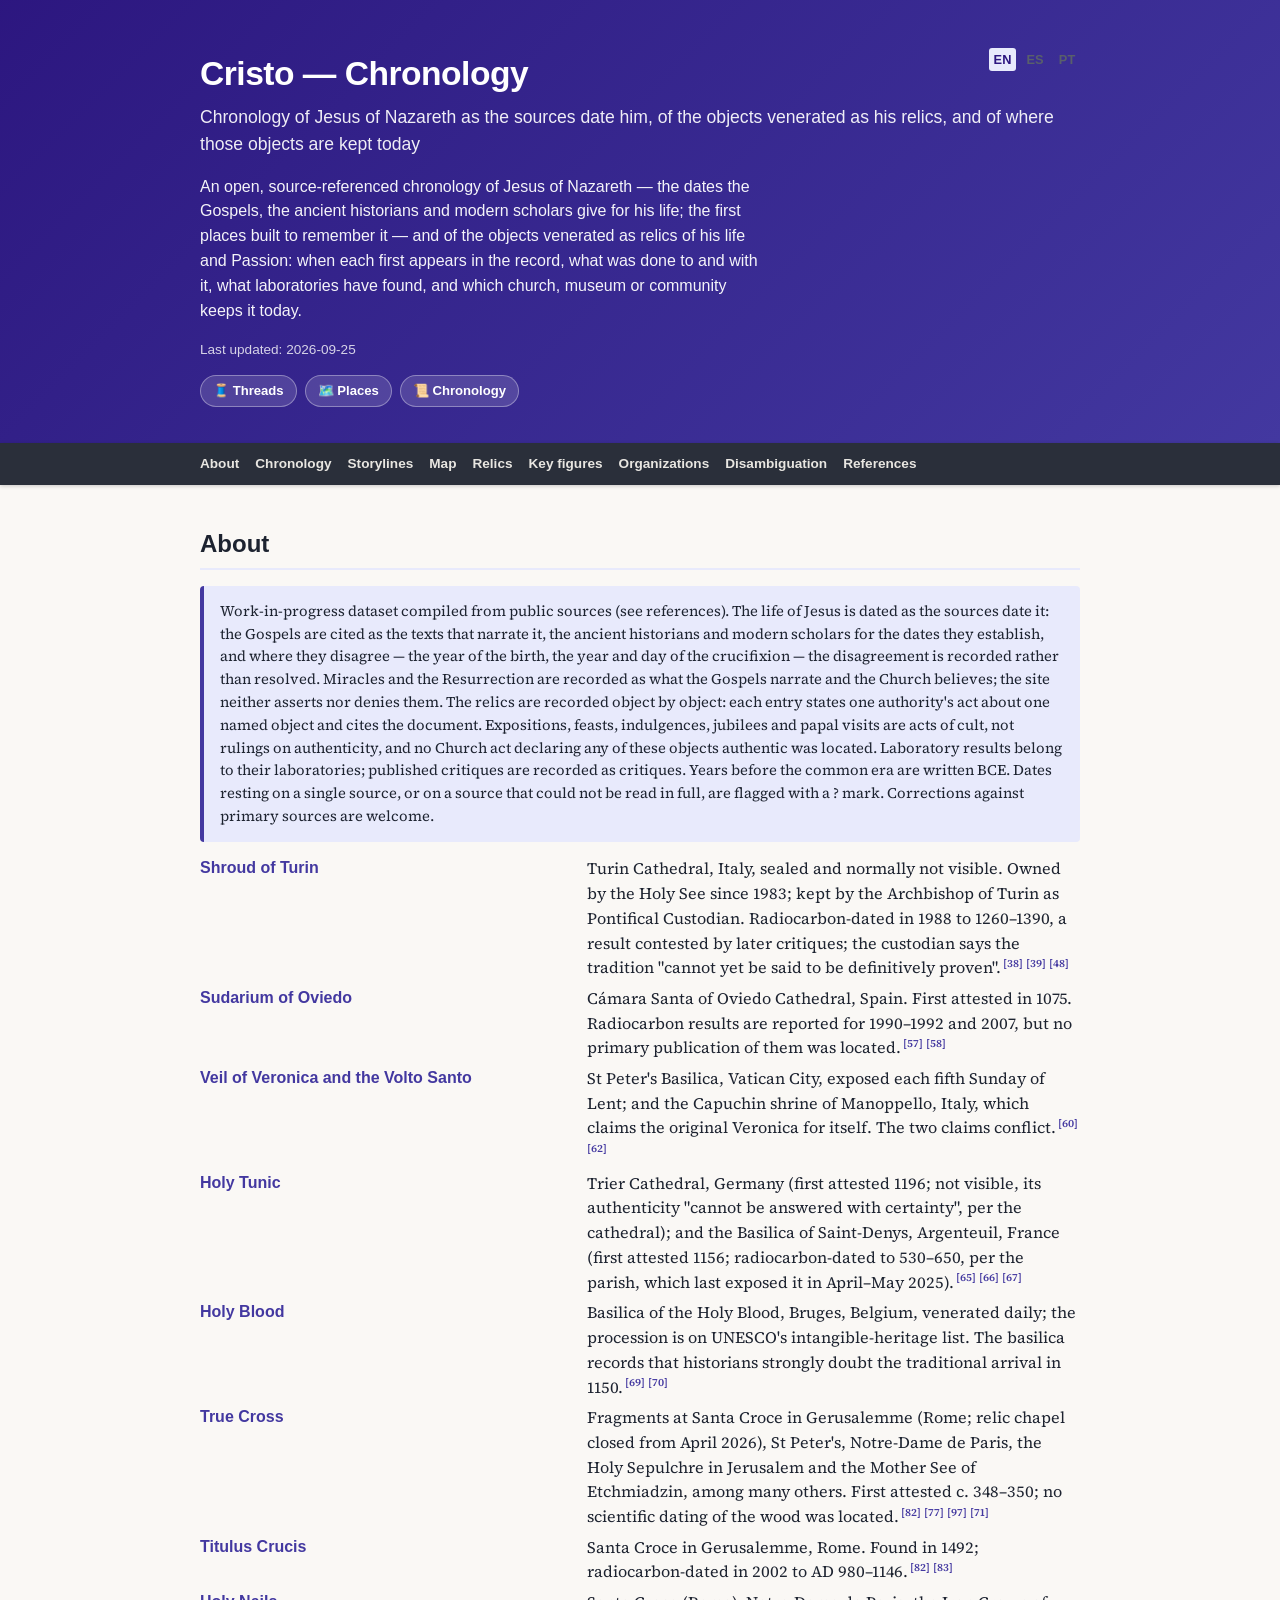
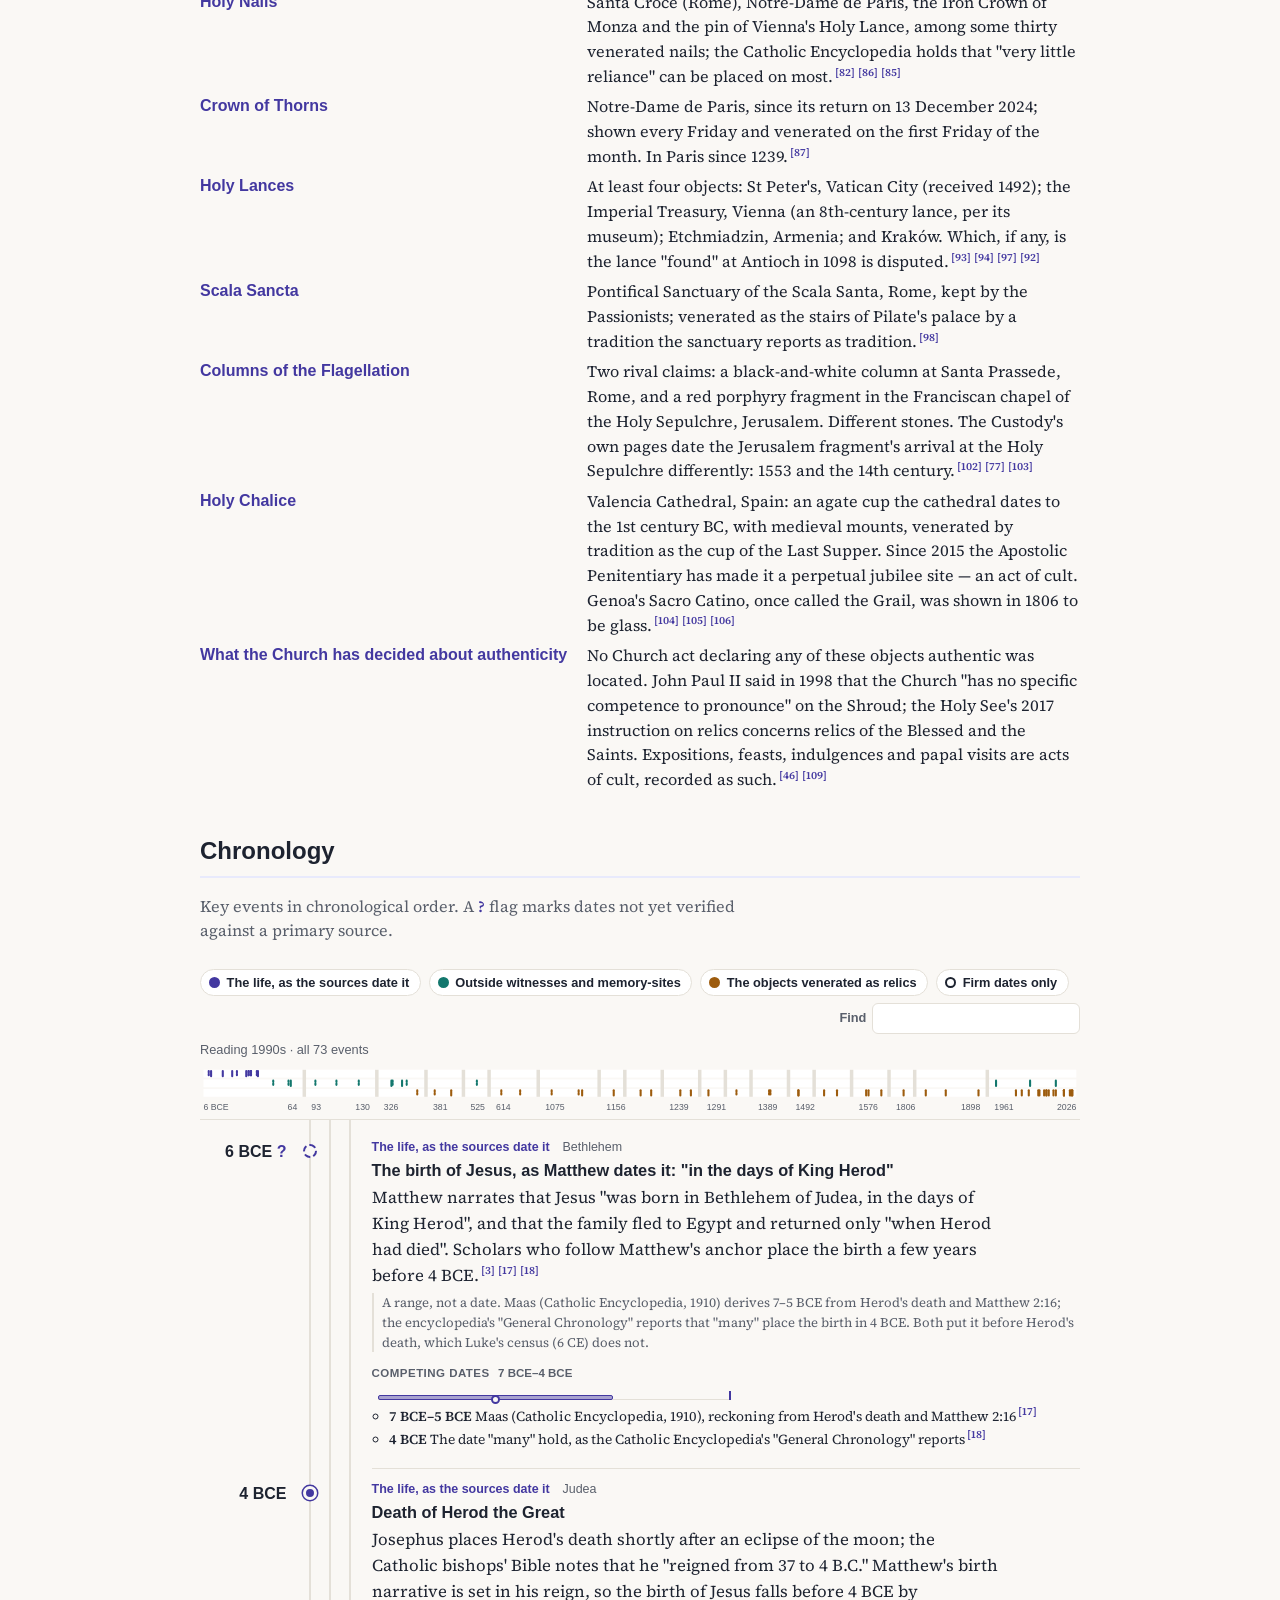
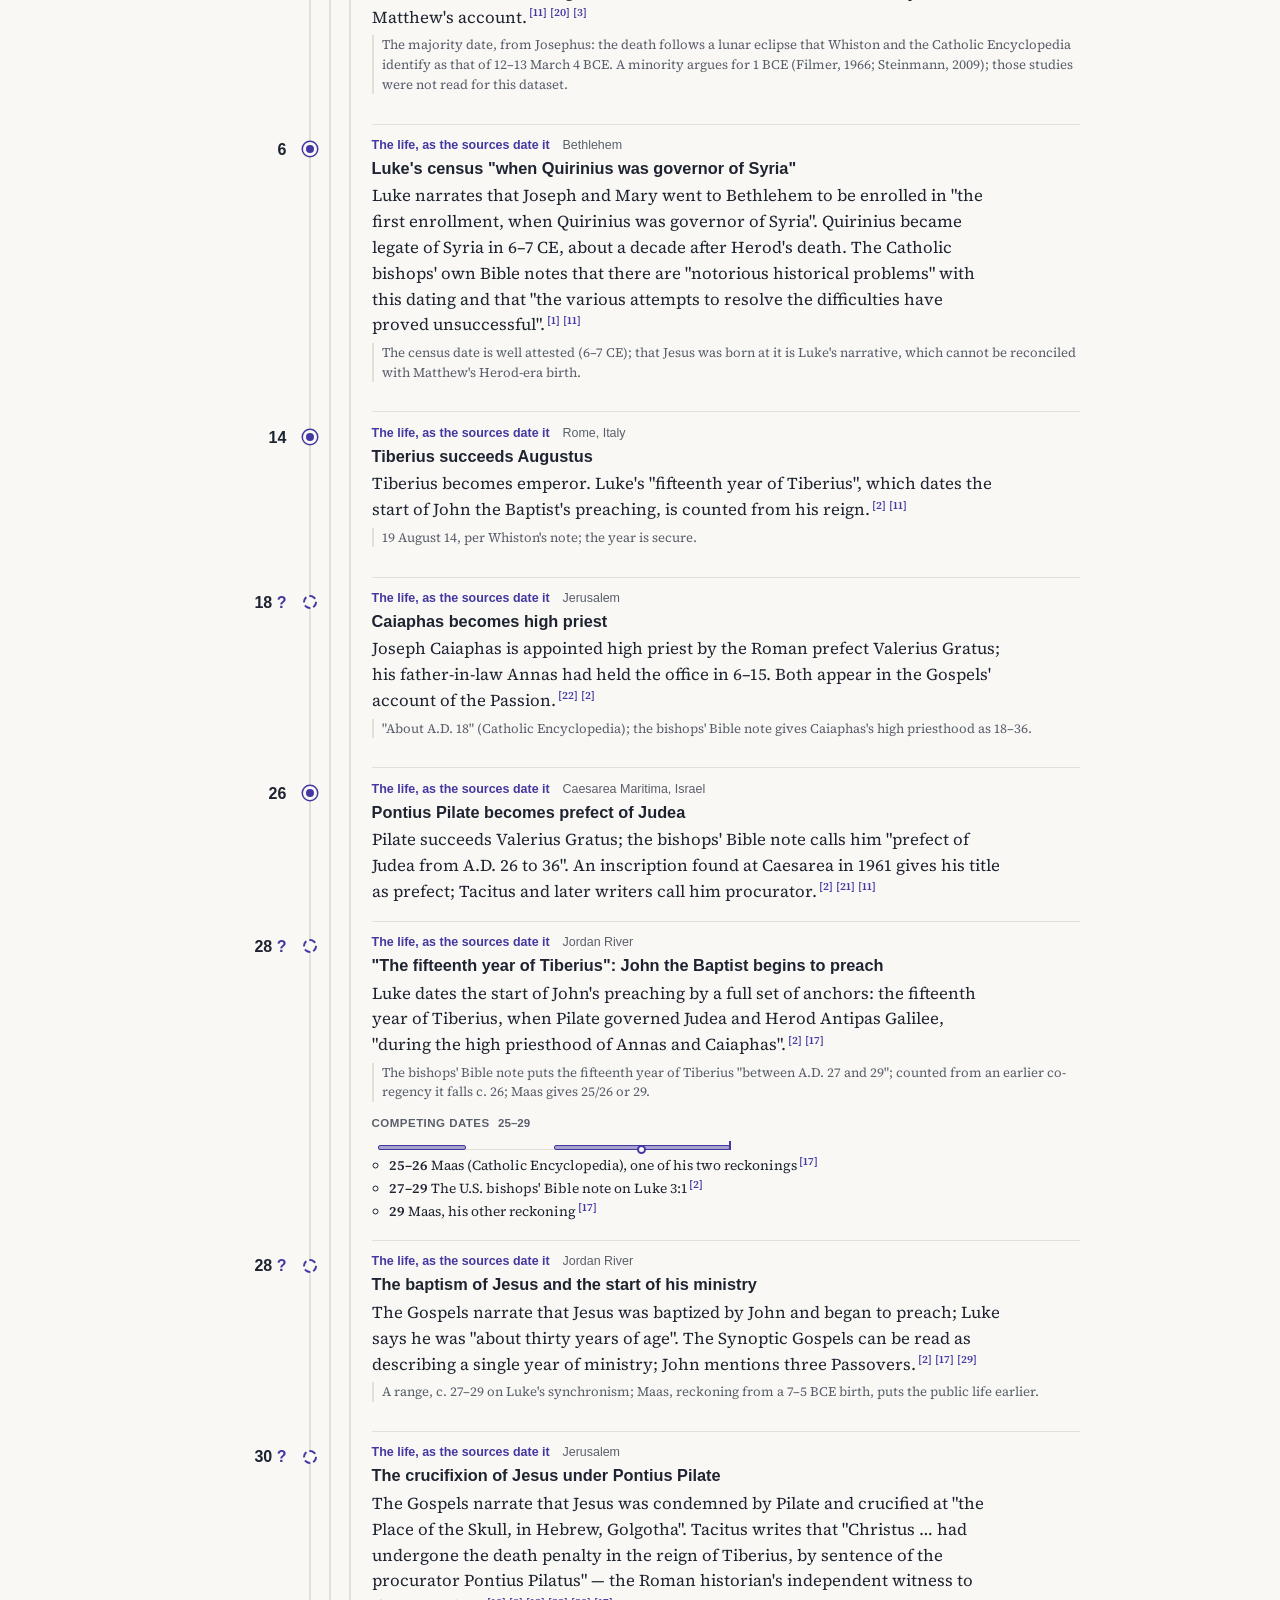
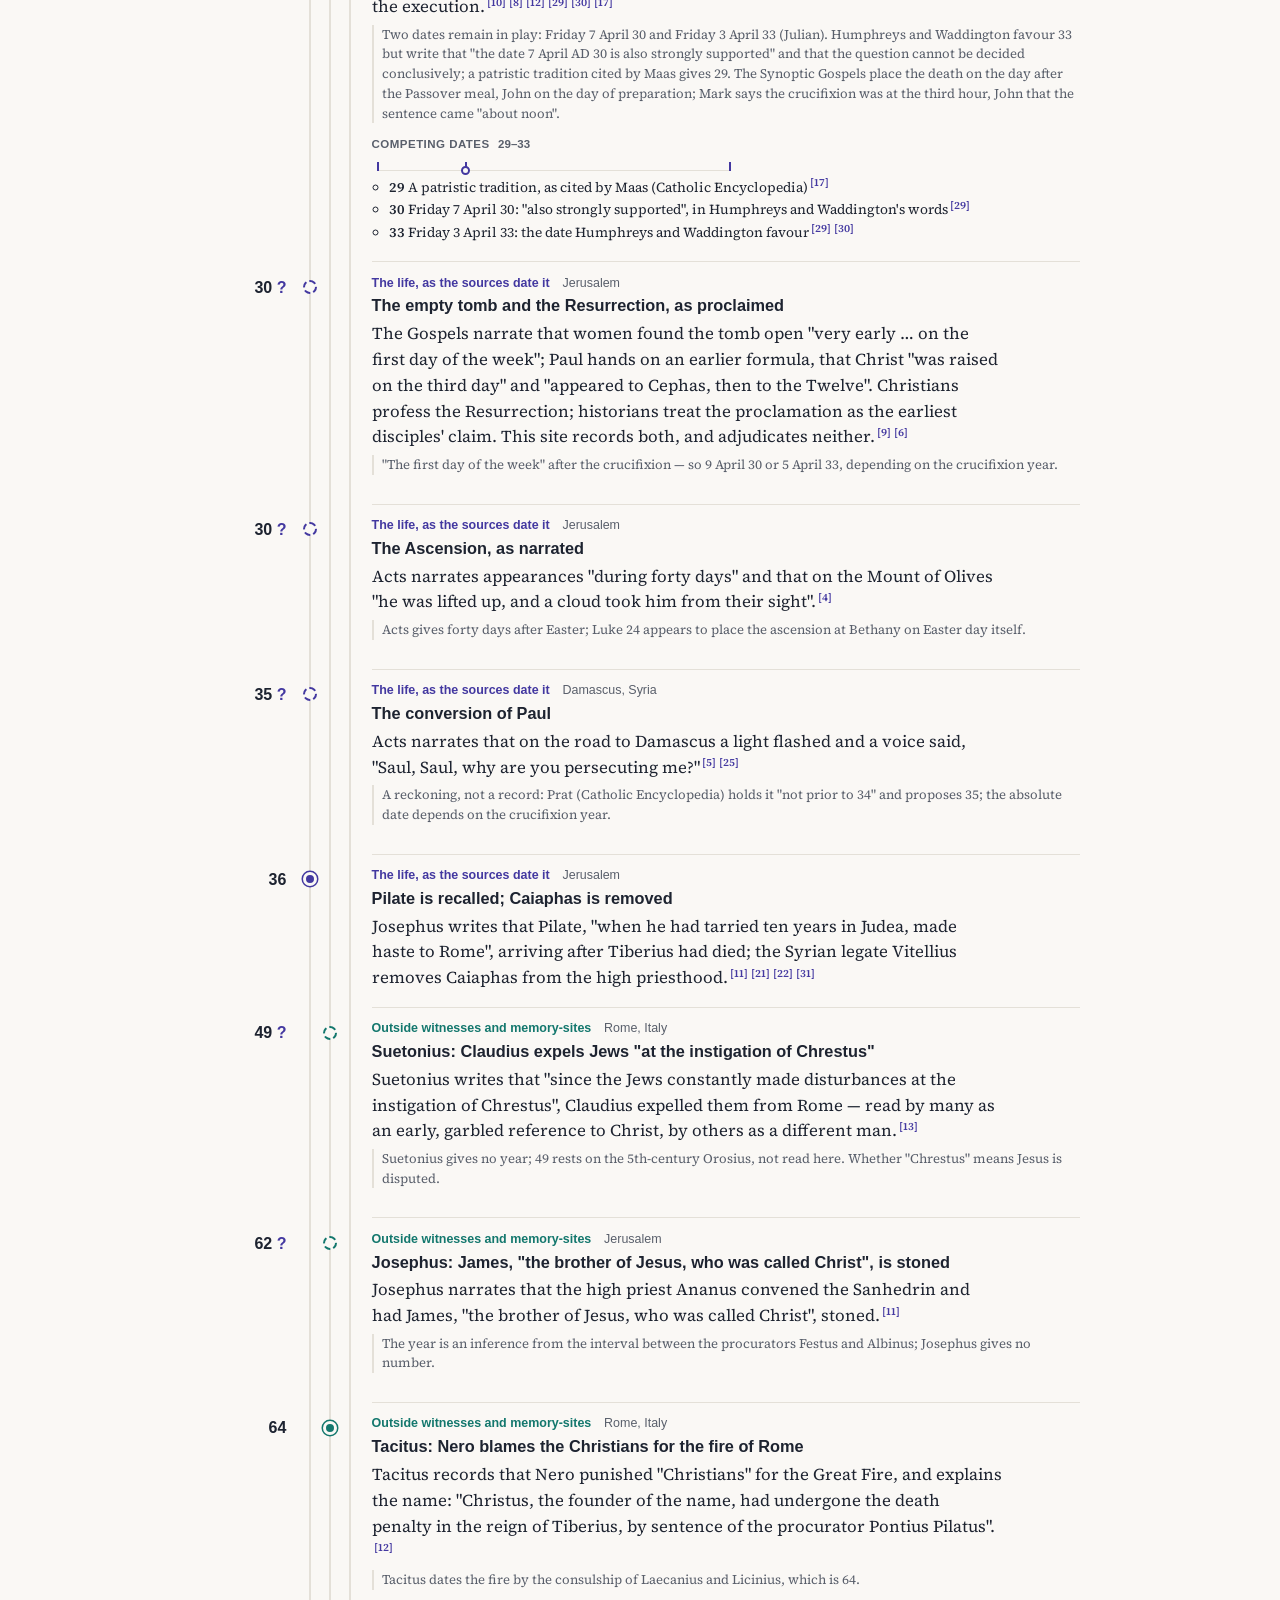
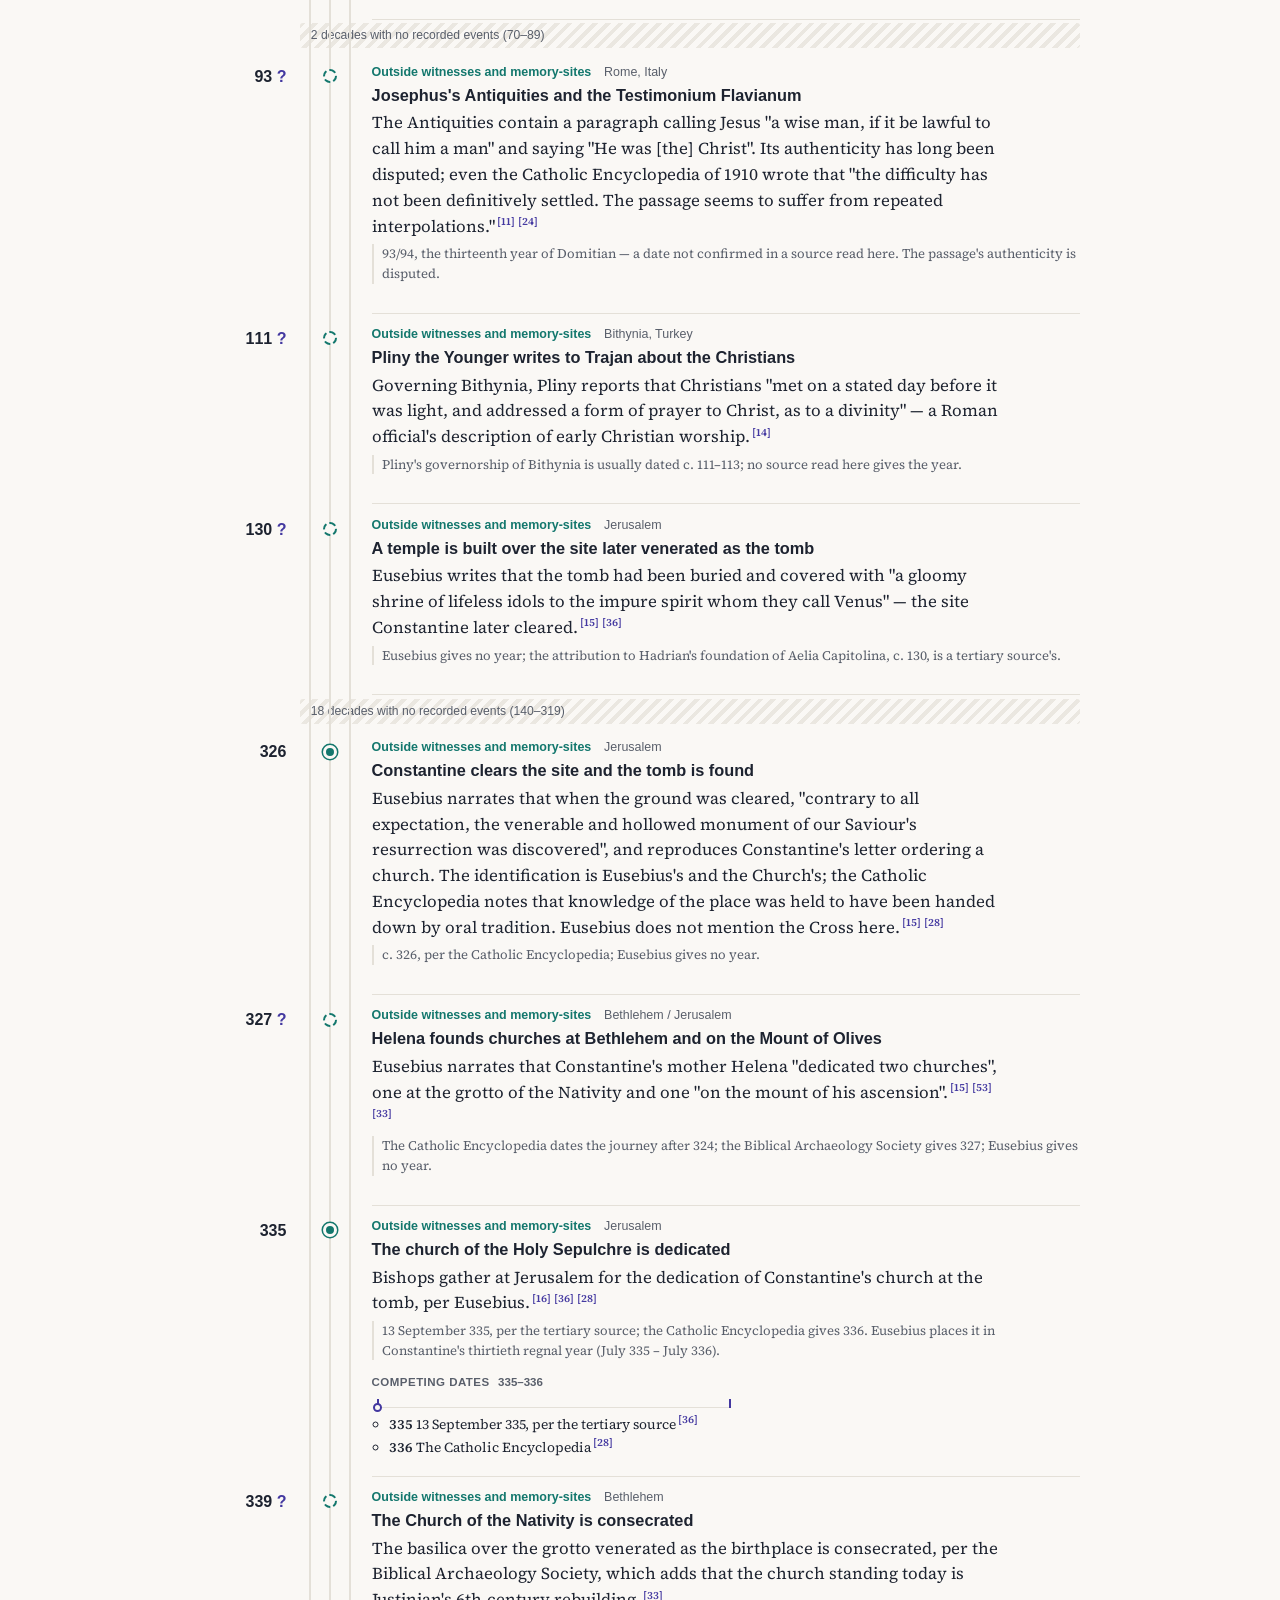
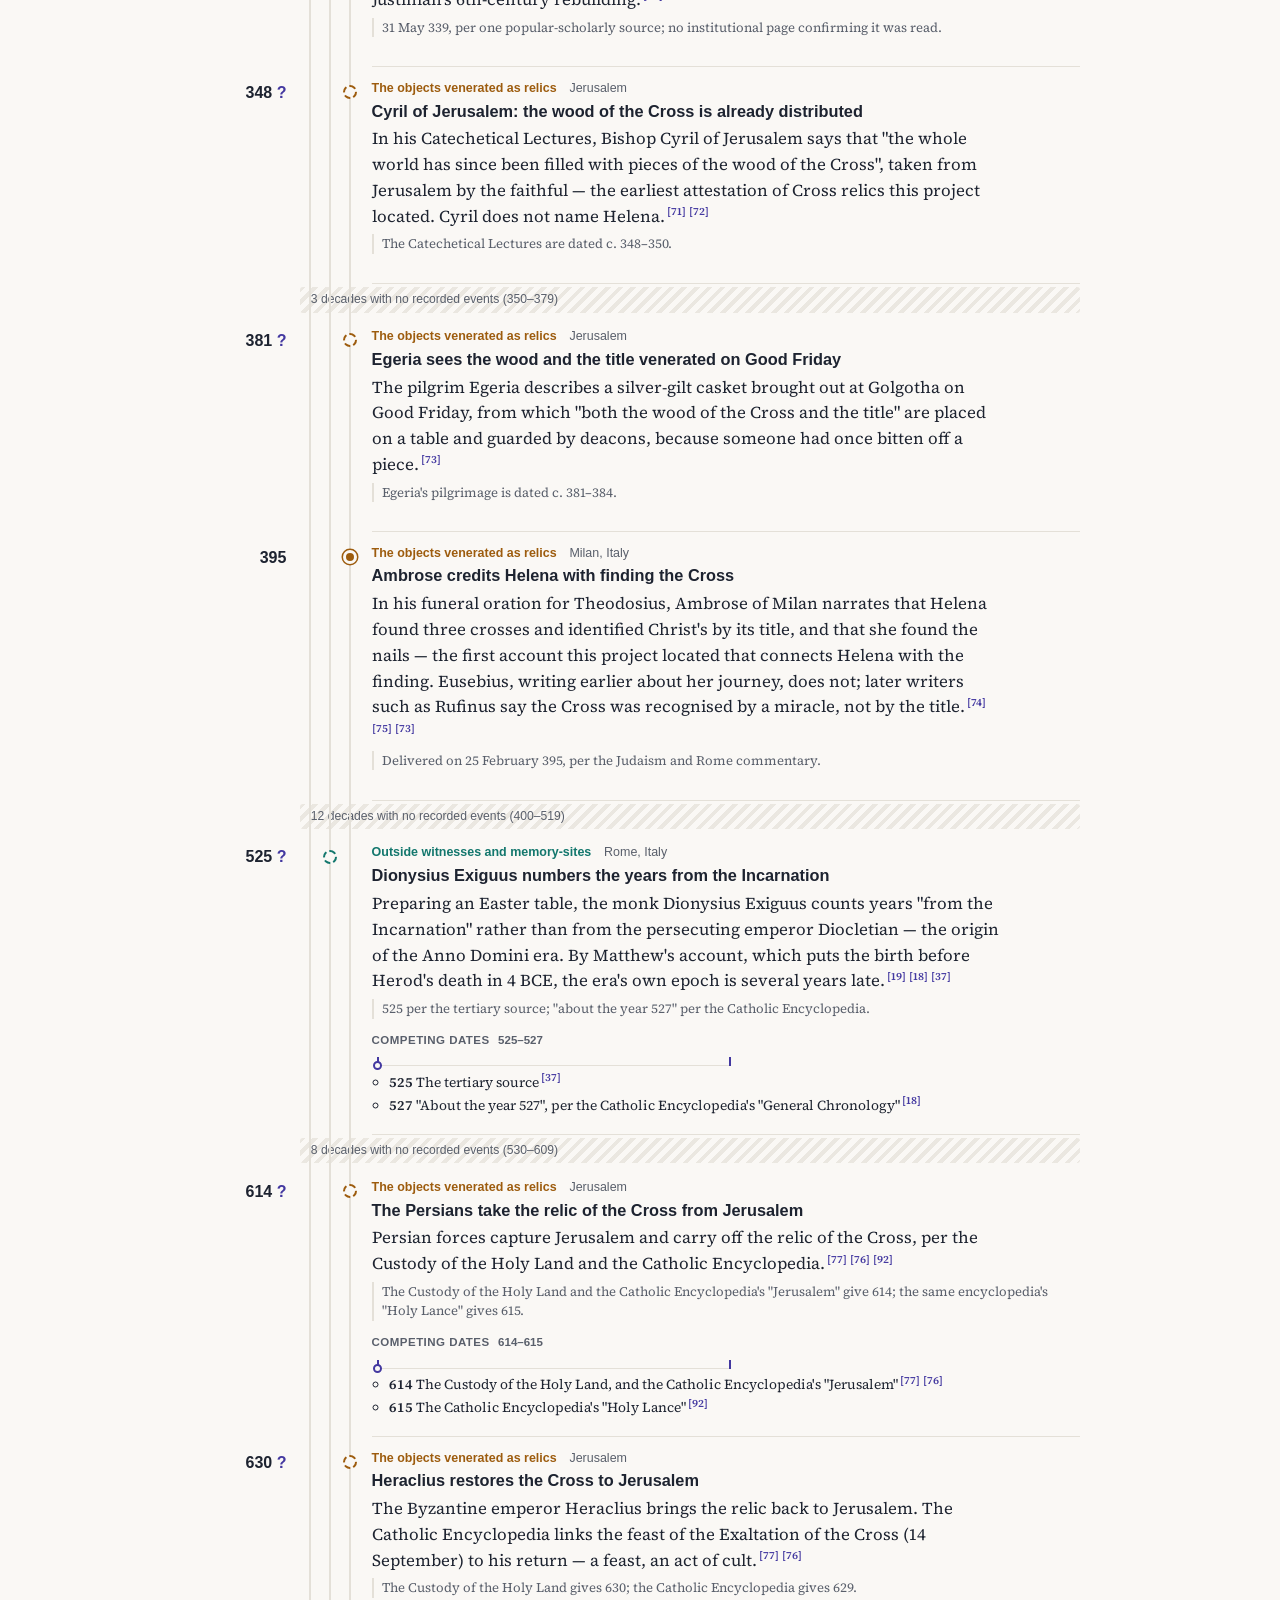
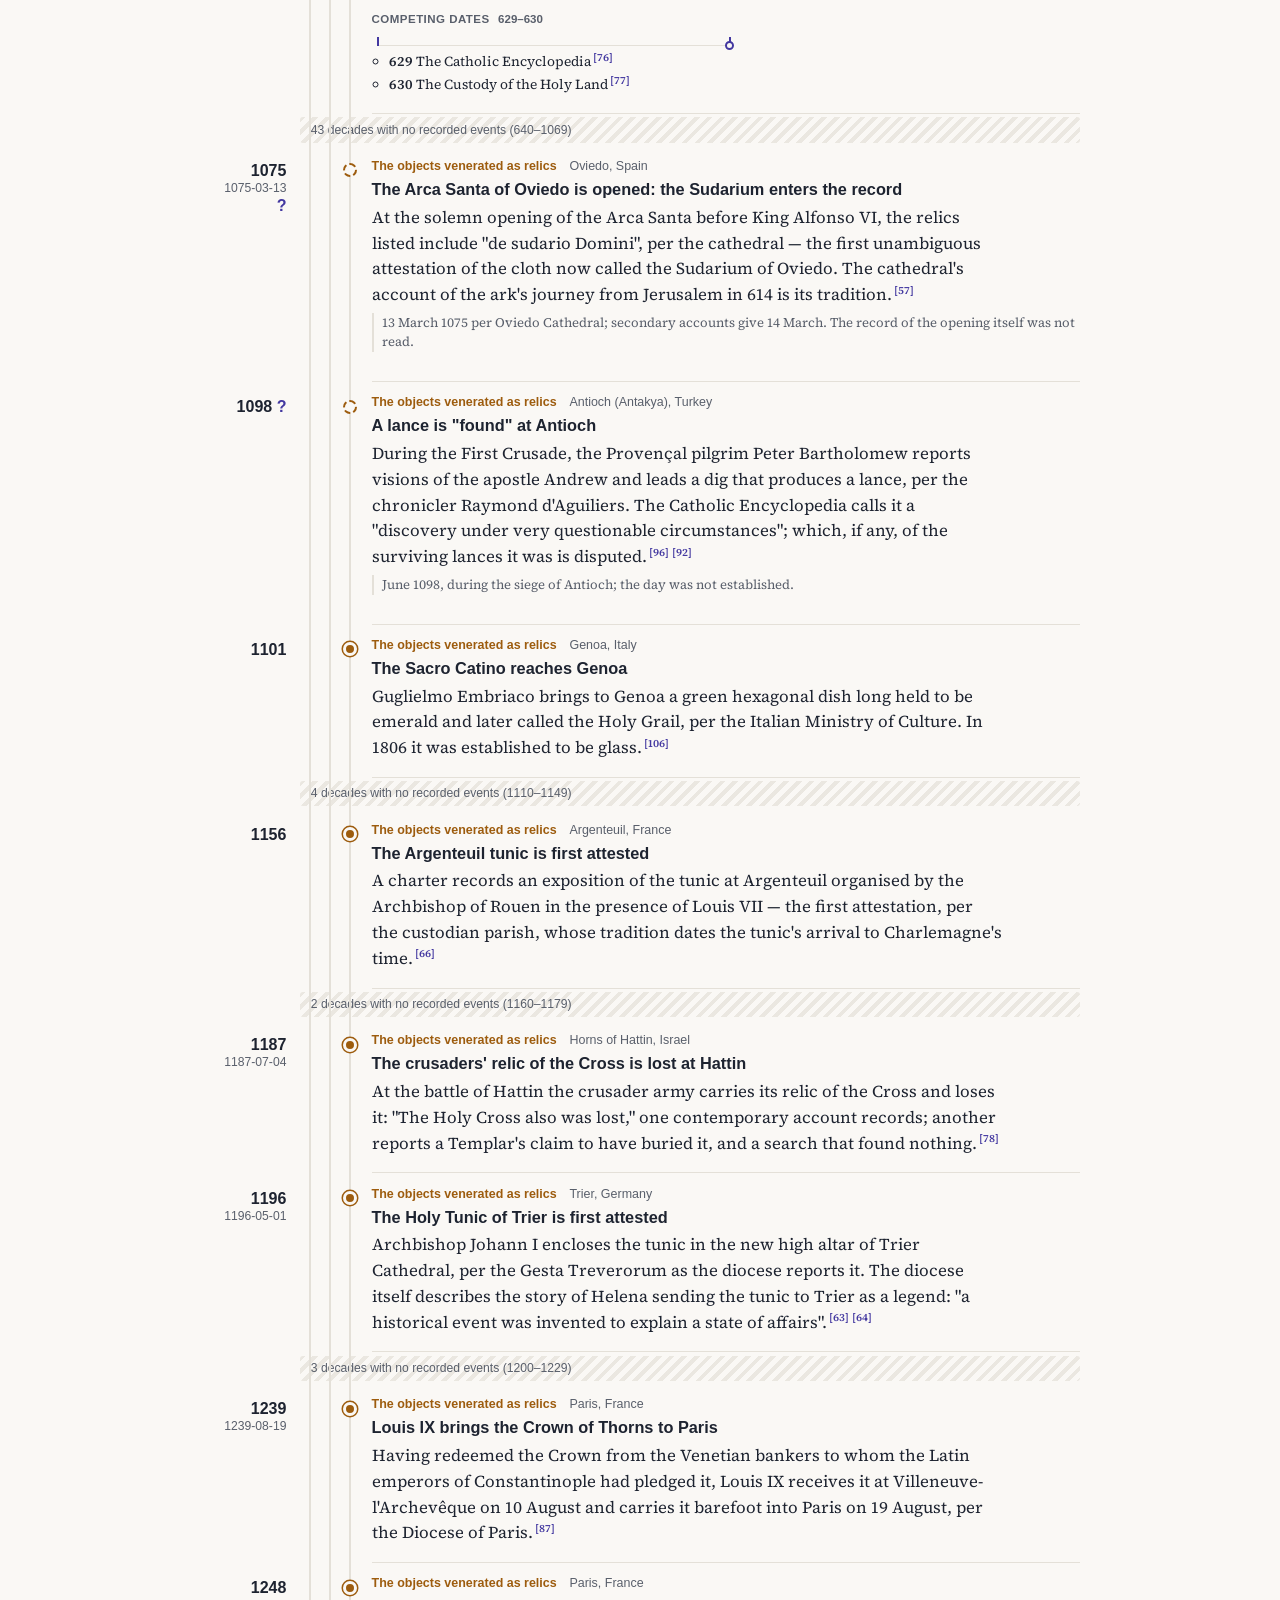
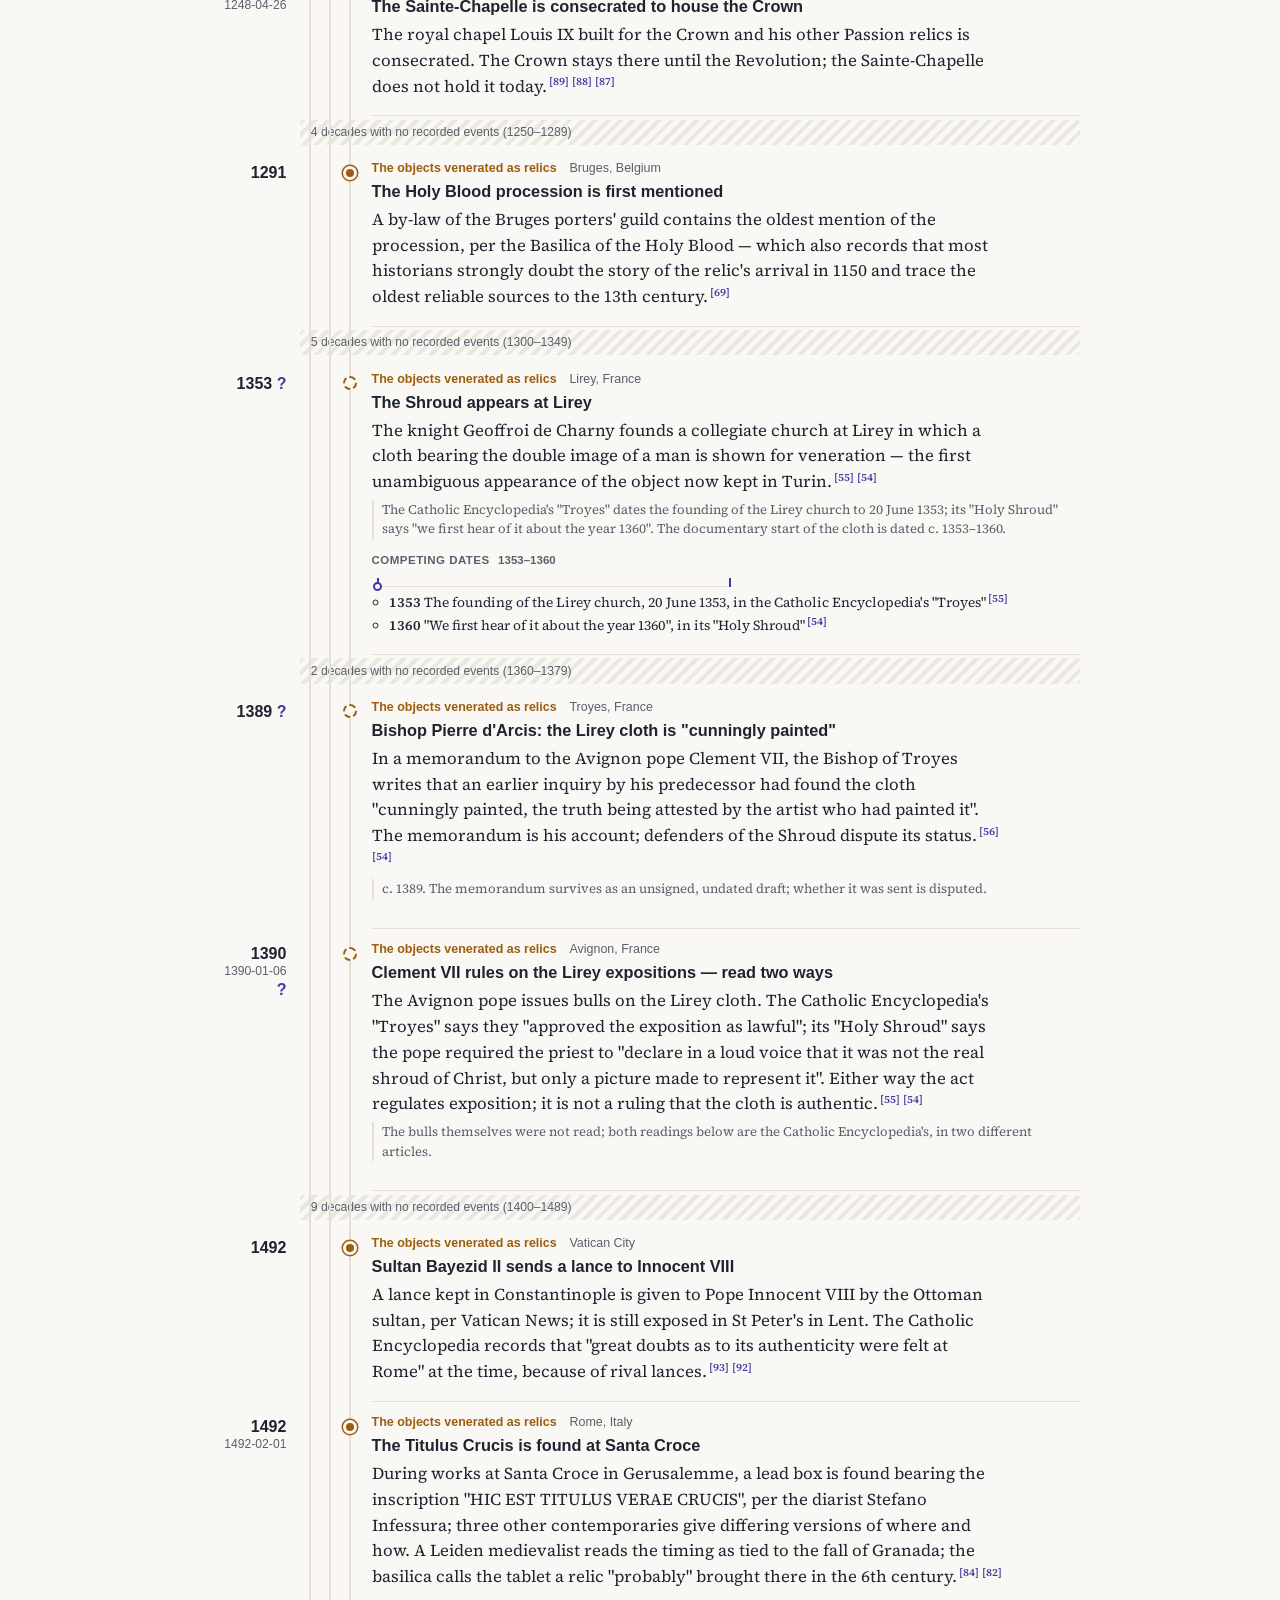
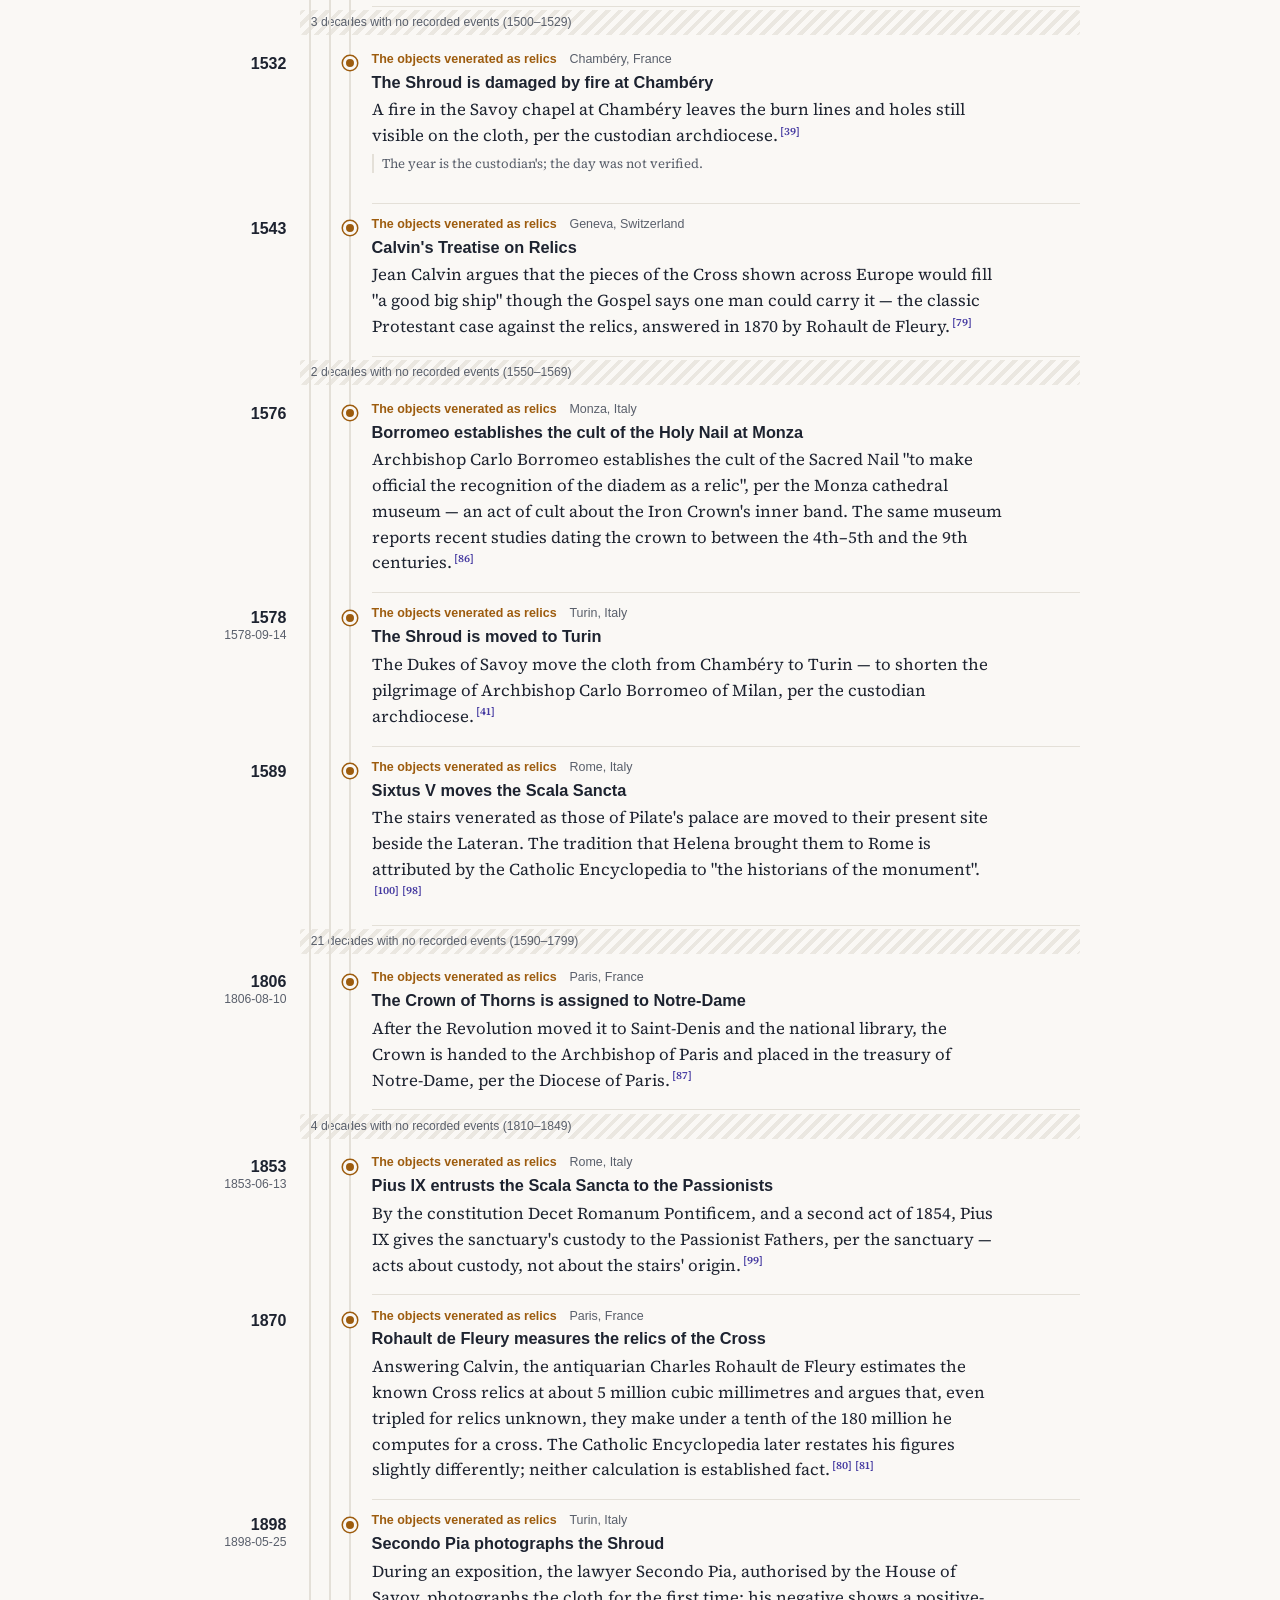
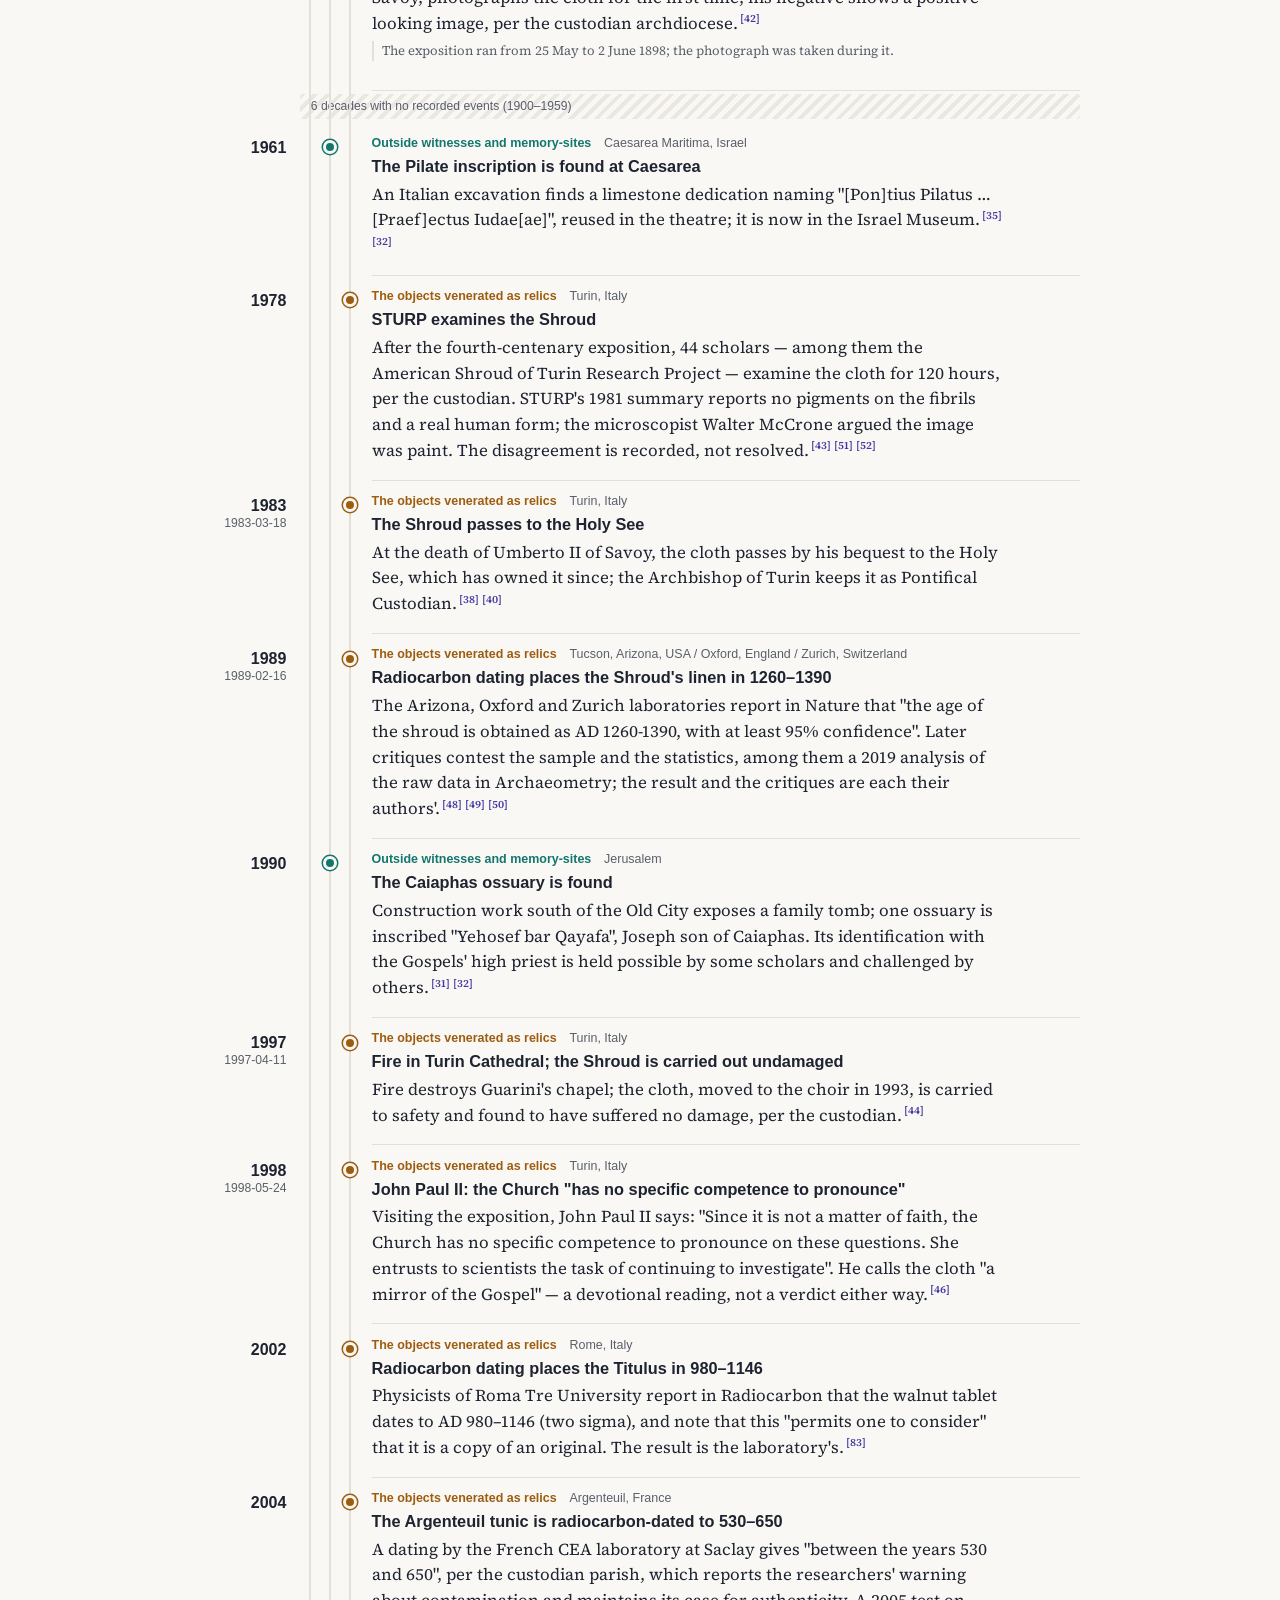
<file: docs/index.html>
<!DOCTYPE html>
<html lang="en">
<head>
  <meta charset="utf-8">
  <link rel="canonical" href="https://cronologia.github.io/cristo/en/">
  <link rel="alternate" hreflang="en" href="https://cronologia.github.io/cristo/en/">
  <link rel="alternate" hreflang="es" href="https://cronologia.github.io/cristo/es/">
  <link rel="alternate" hreflang="pt" href="https://cronologia.github.io/cristo/pt/">
  <link rel="alternate" hreflang="x-default" href="https://cronologia.github.io/cristo/en/">
  <script>
    (function () {
      var supported = ["en","es","pt"];
      var stored = null; try { stored = localStorage.getItem('lang'); } catch (e) {}
      var nav = (navigator.language || 'en').slice(0, 2).toLowerCase();
      var pick = supported.indexOf(stored) >= 0 ? stored : (supported.indexOf(nav) >= 0 ? nav : 'en');
      location.replace('./' + pick + '/');
    })();
  </script>
  <noscript><meta http-equiv="refresh" content="0; url=./en/"></noscript>
  <title>Cronologia</title>
</head>
<body><p>Redirecting… <a href="./en/">English</a> · <a href="./es/">Español</a> · <a href="./pt/">Português</a></p></body>
</html>
</file>
